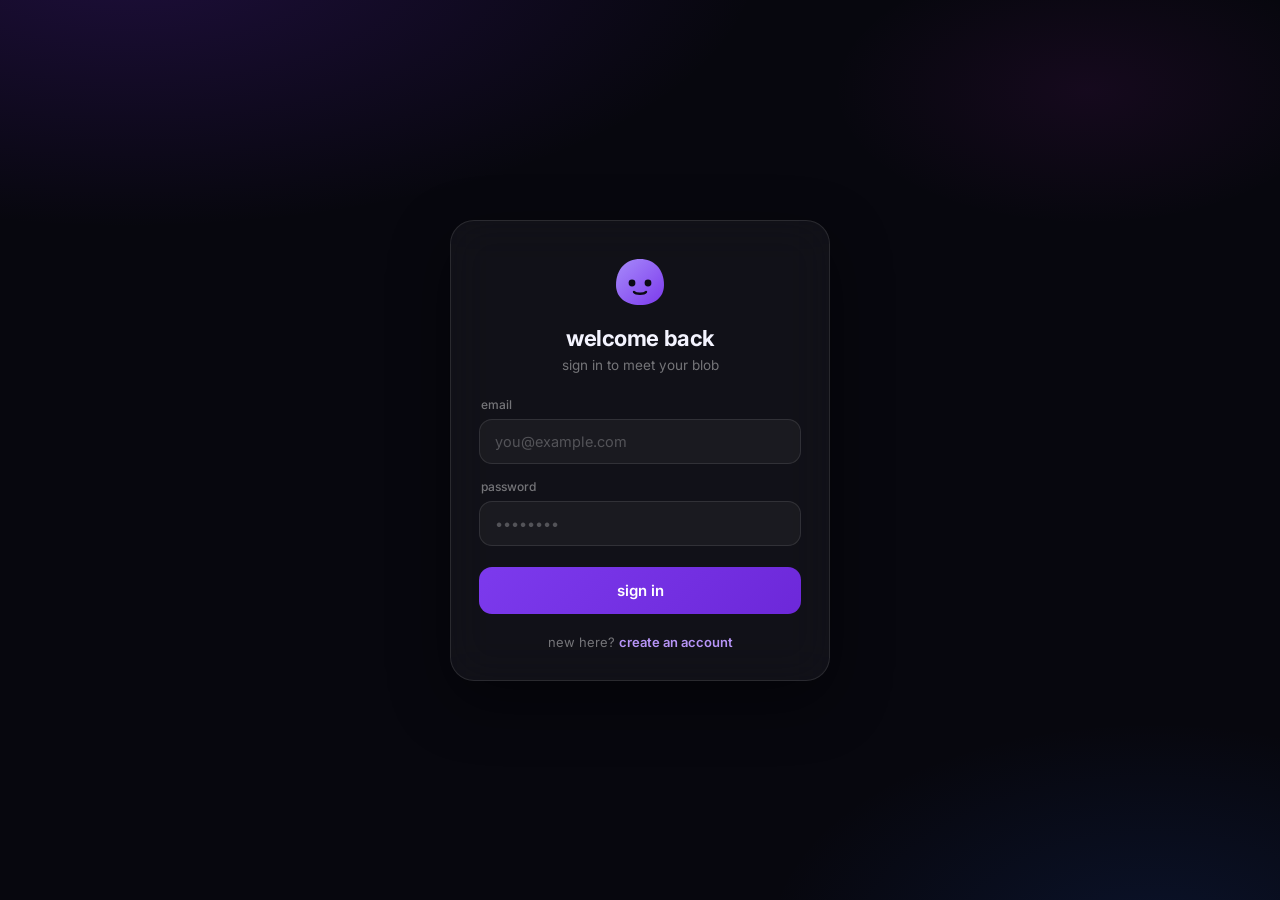
<file: templates/login.html>
<!DOCTYPE html>
<html lang="en">
<head>
  <meta charset="UTF-8" />
  <meta name="viewport" content="width=device-width, initial-scale=1.0" />
  <title>blob · sign in</title>
  <link rel="preconnect" href="https://fonts.googleapis.com">
  <link href="https://fonts.googleapis.com/css2?family=Inter:wght@400;500;600;700&display=swap" rel="stylesheet">
  <style>
    :root {
      --bg: #07070e;
      --card: rgba(255,255,255,0.045);
      --border: rgba(255,255,255,0.10);
      --border-strong: rgba(255,255,255,0.18);
      --text: #f4f4ff;
      --text-sub: rgba(255,255,255,0.42);
      --purple: #7c3aed;
    }
    * { box-sizing: border-box; margin: 0; padding: 0; }
    body {
      background: #07070e;
      color: var(--text);
      font-family: 'Inter', -apple-system, BlinkMacSystemFont, 'Segoe UI', sans-serif;
      min-height: 100vh;
      display: flex;
      align-items: center;
      justify-content: center;
      padding: 24px;
    }
    .app-bg {
      position: fixed; inset: 0; z-index: -1;
      background:
        radial-gradient(ellipse 90% 55% at 10% -5%,  rgba(109,40,217,0.22) 0%, transparent 55%),
        radial-gradient(ellipse 55% 45% at 90% 105%,  rgba(37,99,235,0.13) 0%, transparent 55%),
        radial-gradient(ellipse 40% 30% at 85% 10%,   rgba(192,38,211,0.08) 0%, transparent 50%),
        #07070e;
    }
    .card {
      width: 100%;
      max-width: 380px;
      background: var(--card);
      border: 1px solid var(--border);
      border-radius: 24px;
      padding: 34px 28px 30px;
      backdrop-filter: blur(22px);
      -webkit-backdrop-filter: blur(22px);
      box-shadow: 0 20px 60px rgba(0,0,0,0.45);
    }
    .blob-mark {
      width: 60px; height: 54px; margin: 0 auto 16px;
      display: block;
    }
    .blob-mark .body {
      fill: url(#g);
      animation: bob 3.6s ease-in-out infinite;
      transform-origin: center;
    }
    @keyframes bob { 0%,100%{ transform: translateY(0) } 50%{ transform: translateY(-3px) } }
    h1 {
      font-size: 22px; font-weight: 700; text-align: center; letter-spacing: -0.02em;
    }
    .sub {
      text-align: center; color: var(--text-sub); font-size: 13.5px;
      margin-top: 6px; margin-bottom: 24px;
    }
    label {
      display: block; font-size: 12px; color: var(--text-sub);
      margin: 0 0 7px 2px; font-weight: 500;
    }
    .field { margin-bottom: 15px; }
    input {
      width: 100%;
      background: rgba(255,255,255,0.04);
      border: 1px solid var(--border);
      border-radius: 13px;
      padding: 13px 15px;
      color: var(--text);
      font-size: 14.5px;
      font-family: inherit;
      transition: border-color .15s, background .15s;
      outline: none;
    }
    input::placeholder { color: rgba(255,255,255,0.25); }
    input:focus {
      border-color: rgba(124,58,237,0.65);
      background: rgba(124,58,237,0.06);
    }
    button.submit {
      width: 100%;
      margin-top: 6px;
      background: linear-gradient(135deg, #7c3aed, #6d28d9);
      border: none;
      border-radius: 13px;
      padding: 14px;
      color: #fff;
      font-size: 15px;
      font-weight: 600;
      font-family: inherit;
      cursor: pointer;
      transition: transform .08s, filter .15s, opacity .15s;
    }
    button.submit:hover { filter: brightness(1.08); }
    button.submit:active { transform: scale(0.985); }
    button.submit:disabled { opacity: .6; cursor: default; }
    .error {
      background: rgba(239,68,68,0.10);
      border: 1px solid rgba(239,68,68,0.30);
      color: #fca5a5;
      font-size: 13px;
      border-radius: 11px;
      padding: 10px 13px;
      margin-bottom: 15px;
      display: none;
    }
    .error.show { display: block; }
    .toggle {
      text-align: center;
      margin-top: 20px;
      font-size: 13px;
      color: var(--text-sub);
    }
    .toggle a {
      color: #b794f6;
      font-weight: 600;
      cursor: pointer;
      text-decoration: none;
    }
    .toggle a:hover { text-decoration: underline; }
  </style>
</head>
<body>
  <div class="app-bg"></div>

  <div class="card">
    <svg class="blob-mark" viewBox="0 0 60 54" fill="none" xmlns="http://www.w3.org/2000/svg">
      <defs>
        <linearGradient id="g" x1="0" y1="0" x2="1" y2="1">
          <stop offset="0" stop-color="#a78bfa"/>
          <stop offset="1" stop-color="#7c3aed"/>
        </linearGradient>
      </defs>
      <path class="body" d="M30 4C16 4 6 14 6 30c0 12 9 20 24 20s24-8 24-20C54 14 44 4 30 4Z"/>
      <circle cx="22" cy="28" r="3.4" fill="#0b0b14"/>
      <circle cx="38" cy="28" r="3.4" fill="#0b0b14"/>
      <path d="M24 37c2 2.4 10 2.4 12 0" stroke="#0b0b14" stroke-width="2.4" stroke-linecap="round"/>
    </svg>

    <h1 id="title">welcome back</h1>
    <p class="sub" id="subtitle">sign in to meet your blob</p>

    <div class="error" id="error"></div>

    <form id="authForm" autocomplete="on">
      <div class="field">
        <label for="email">email</label>
        <input type="email" id="email" name="email" placeholder="you@example.com"
               autocomplete="email" required />
      </div>
      <div class="field">
        <label for="password">password</label>
        <input type="password" id="password" name="password" placeholder="••••••••"
               autocomplete="current-password" minlength="6" required />
      </div>
      <button type="submit" class="submit" id="submitBtn">sign in</button>
    </form>

    <div class="toggle" id="toggle">
      new here? <a id="toggleLink">create an account</a>
    </div>
  </div>

  <script>
    let mode = 'login';   // 'login' | 'register'
    const titleEl   = document.getElementById('title');
    const subEl     = document.getElementById('subtitle');
    const submitBtn = document.getElementById('submitBtn');
    const toggleEl  = document.getElementById('toggle');
    const errorEl   = document.getElementById('error');
    const pwInput   = document.getElementById('password');

    function setMode(next) {
      mode = next;
      hideError();
      if (mode === 'login') {
        titleEl.textContent = 'welcome back';
        subEl.textContent   = 'sign in to meet your blob';
        submitBtn.textContent = 'sign in';
        toggleEl.innerHTML  = 'new here? <a id="toggleLink">create an account</a>';
        pwInput.setAttribute('autocomplete', 'current-password');
      } else {
        titleEl.textContent = 'create your account';
        subEl.textContent   = 'your blob is waiting for you';
        submitBtn.textContent = 'create account';
        toggleEl.innerHTML  = 'have an account? <a id="toggleLink">sign in</a>';
        pwInput.setAttribute('autocomplete', 'new-password');
      }
      document.getElementById('toggleLink').addEventListener('click', () =>
        setMode(mode === 'login' ? 'register' : 'login'));
    }

    function showError(msg) { errorEl.textContent = msg; errorEl.classList.add('show'); }
    function hideError()    { errorEl.classList.remove('show'); }

    document.getElementById('toggleLink').addEventListener('click', () =>
      setMode(mode === 'login' ? 'register' : 'login'));

    document.getElementById('authForm').addEventListener('submit', async (e) => {
      e.preventDefault();
      hideError();
      const email    = document.getElementById('email').value.trim();
      const password = pwInput.value;
      if (!email || !password) return;

      submitBtn.disabled = true;
      const original = submitBtn.textContent;
      submitBtn.textContent = mode === 'login' ? 'signing in…' : 'creating…';

      try {
        const res = await fetch('/api/auth/' + (mode === 'login' ? 'login' : 'register'), {
          method: 'POST',
          headers: { 'Content-Type': 'application/json' },
          body: JSON.stringify({ email, password }),
        });
        const data = await res.json().catch(() => ({}));
        if (res.ok) {
          window.location.href = '/';
          return;
        }
        showError(data.error || 'something went wrong, try again');
      } catch (err) {
        showError('network error — check your connection');
      }
      submitBtn.disabled = false;
      submitBtn.textContent = original;
    });
  </script>
</body>
</html>
</file>
